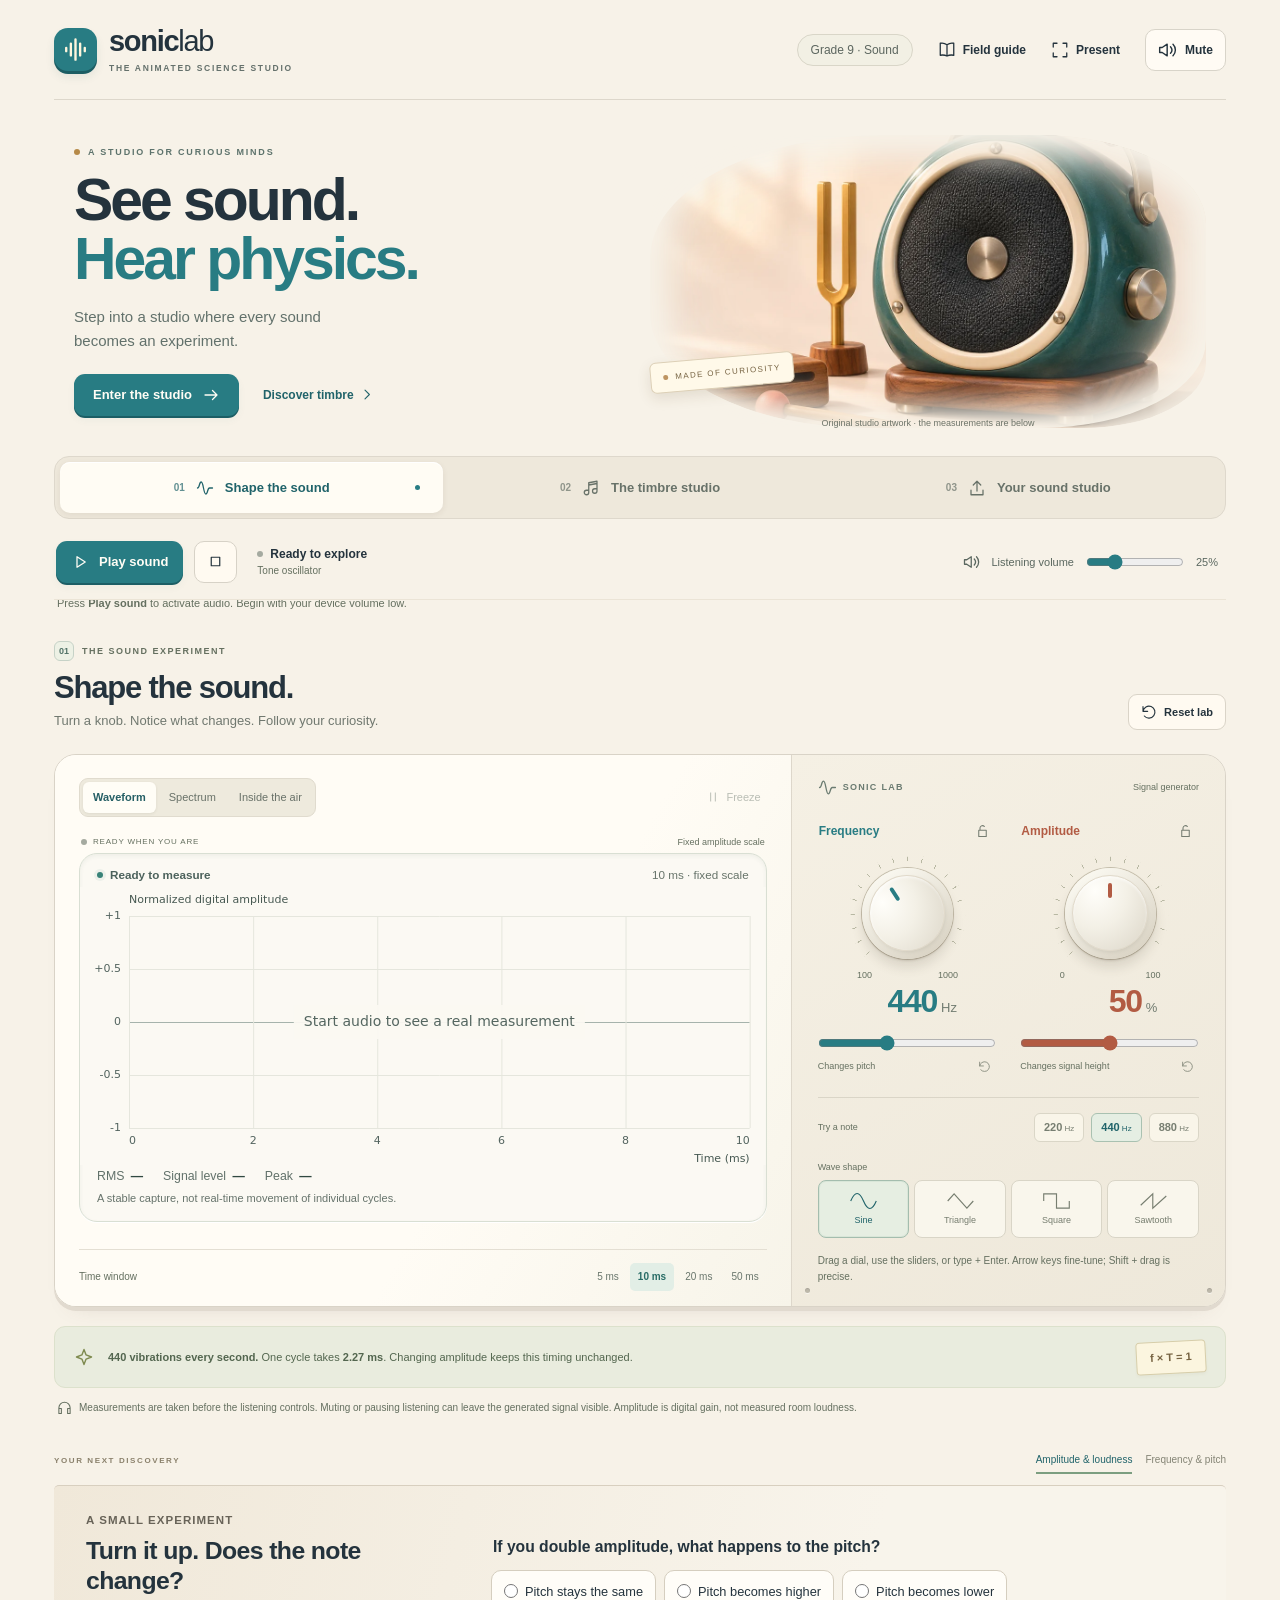
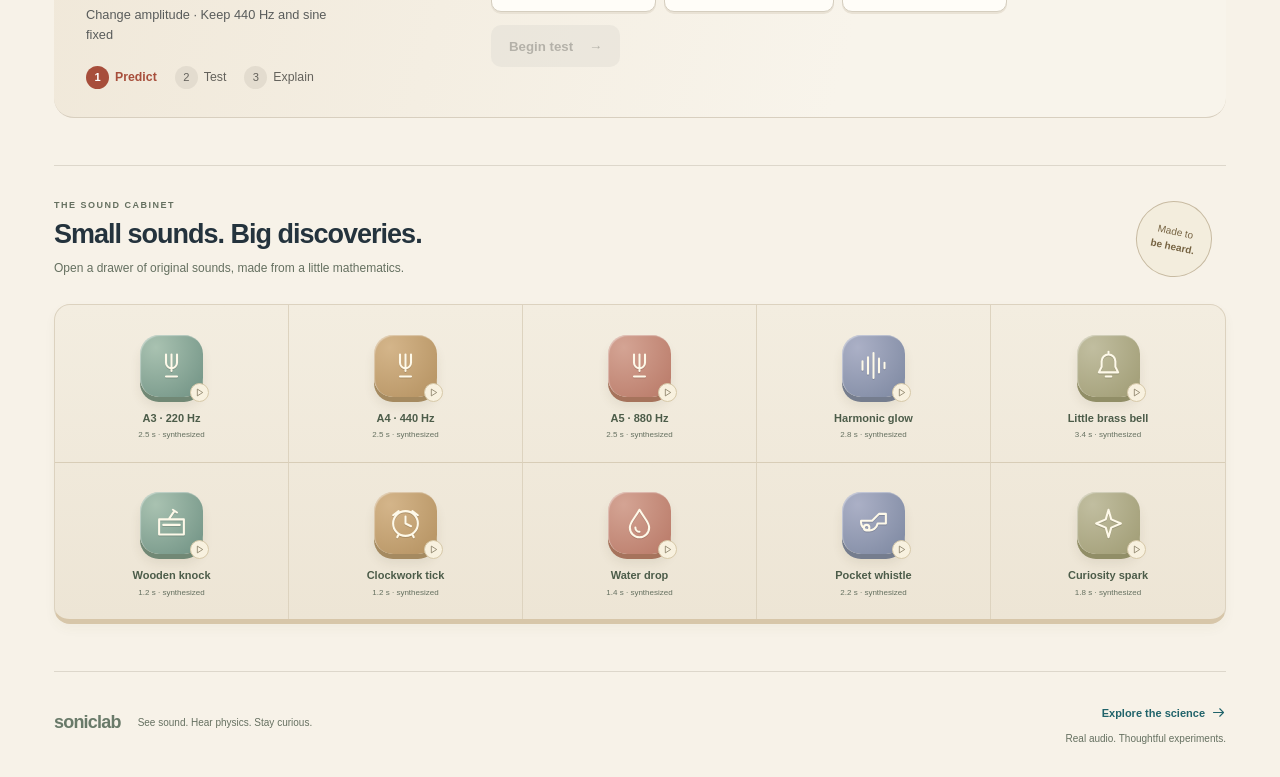
<file: index.html>
<!doctype html>
<html lang="en">
  <head>
    <meta charset="UTF-8" />
    <meta name="viewport" content="width=device-width, initial-scale=1.0" />
    <meta name="theme-color" content="#F7F2E8" />
    <meta
      name="description"
      content="See sound. Hear physics. A warm, hands-on Grade 9 sound studio with real audio, measured waveforms, and playful experiments."
    />
    <title>Sonic Lab — See Sound. Hear Physics.</title>
    <link rel="icon" href="./favicon.svg" type="image/svg+xml" />
    <script type="module" crossorigin src="./assets/app-BGIwB-AX.js"></script>
    <link rel="modulepreload" crossorigin href="./assets/engine-CMvg0noZ.js">
    <link rel="stylesheet" crossorigin href="./assets/app-M7w9YlE_.css">
  </head>
  <body>
    <div id="root"></div>
  </body>
</html>
</file>
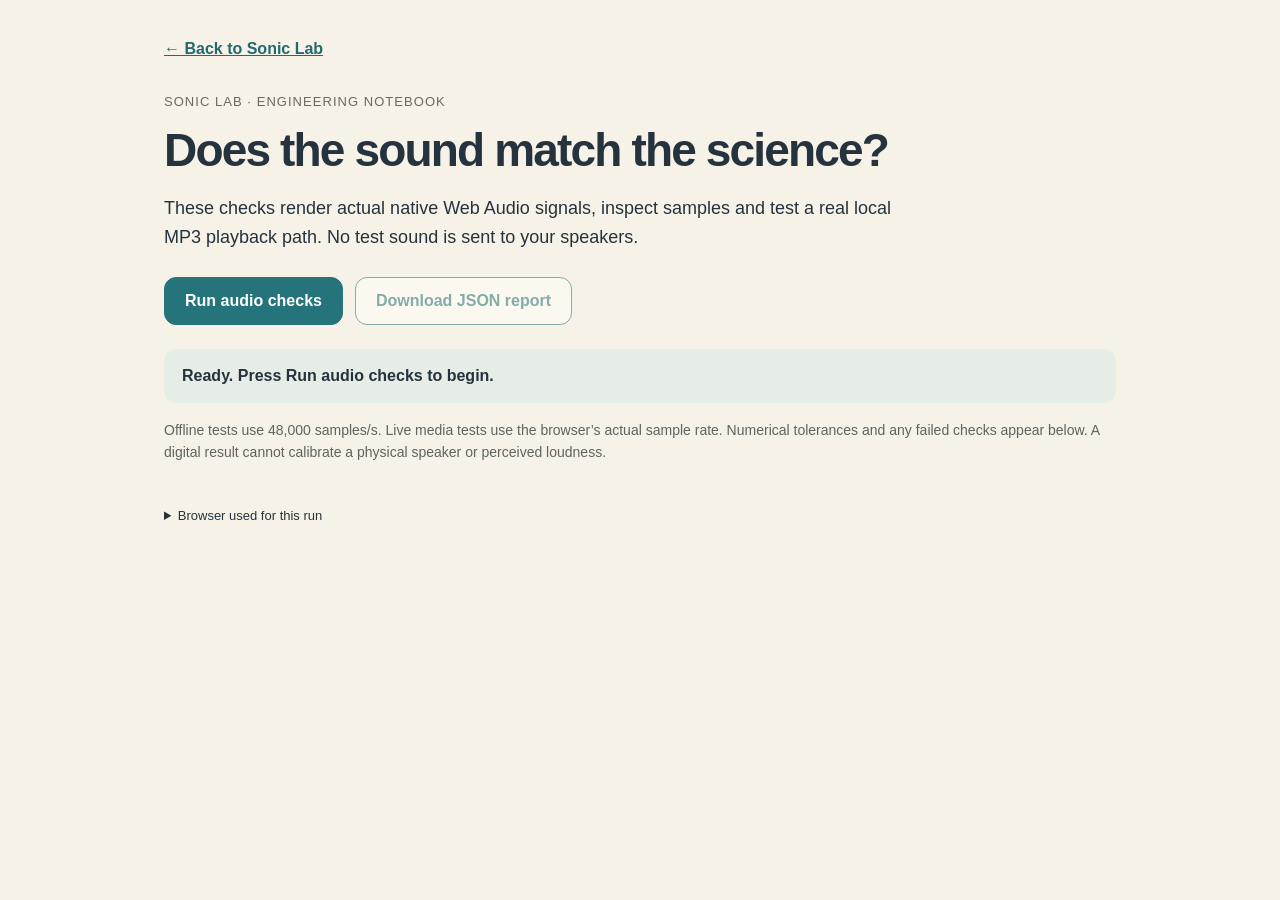
<file: diagnostics.html>
<!doctype html>
<html lang="en">
  <head>
    <meta charset="UTF-8" />
    <meta name="viewport" content="width=device-width, initial-scale=1.0" />
    <meta name="robots" content="noindex" />
    <title>Sonic Lab · Digital Audio Checks</title>
    <script type="module" crossorigin src="./assets/diagnostics-DLQzR8Wt.js"></script>
    <link rel="modulepreload" crossorigin href="./assets/engine-CMvg0noZ.js">
  </head>
  <body>
    <div id="diagnostics-root"></div>
  </body>
</html>
</file>
<file: assets/app-M7w9YlE_.css>
.investigation{--edu-accent: #287c83;display:grid;grid-template-columns:minmax(220px,.8fr) minmax(0,1.5fr);gap:30px;padding:28px 32px;border-top:1px solid #d8cfbf;border-bottom:1px solid #d8cfbf;background:linear-gradient(105deg,#f0e8d9,#f8f4eb 68%);border-radius:5px 5px 20px 20px;color:#24333d}.investigation.edu-amplitude{--edu-accent: #a74e3b}.investigation.edu-timbre{--edu-accent: #82601e}.edu-eyebrow{display:block;font-size:.72rem;font-weight:750;letter-spacing:.09em;text-transform:uppercase;color:#686358}.investigation h3{font-size:clamp(1.2rem,2vw,1.55rem);font-weight:700;line-height:1.2;margin:10px 0 9px;letter-spacing:-.025em;max-width:28ch}.investigation-intro>p{font-size:.8rem;color:#595c5b;margin:0;line-height:1.55;max-width:36ch}.investigation-steps{list-style:none;display:flex;gap:18px;padding:0;margin:21px 0 0;font-size:.77rem;line-height:1.3;color:#64625c;flex-wrap:wrap}.investigation-steps li{display:flex;align-items:center;gap:6px}.investigation-steps li>span{width:23px;height:23px;display:grid;place-items:center;background:#e3dccf;border-radius:50%;font-size:.7rem}.investigation-steps li.current{color:var(--edu-accent);font-weight:750}.investigation-steps li.current>span{color:#fff;background:var(--edu-accent)}.investigation-work{display:flex;flex-direction:column;justify-content:center;align-items:flex-start;min-width:0;gap:13px}.prediction-fieldset{border:0;padding:0;margin:0;width:100%;min-width:0}.prediction-fieldset legend{font-size:.98rem;font-weight:650;line-height:1.45;margin:0 0 12px}.prediction-options{display:flex;flex-wrap:wrap;gap:8px}.prediction-options label{display:flex;align-items:center;gap:7px;font-size:.8rem;padding:10px 12px;min-height:42px;line-height:1.35;border:1px solid #d5cebf;background:#fffdf8;border-radius:10px;cursor:pointer;box-shadow:0 2px #e9e2d5}.prediction-options label.selected{border-color:var(--edu-accent);box-shadow:0 0 0 1px var(--edu-accent)}.prediction-options input{margin:0;accent-color:var(--edu-accent);flex-shrink:0;width:14px;height:14px}.edu-primary{display:inline-flex;align-items:center;justify-content:center;gap:16px;background:var(--edu-accent, #287c83);color:#fff;border:1px solid transparent;border-radius:10px;padding:11px 17px;min-height:42px;font:inherit;font-size:.83rem;font-weight:650;cursor:pointer;box-shadow:inset 0 1px #ffffff26,0 2px 3px #24333d0c;transition:filter .15s,transform .15s}.edu-primary:hover:not(:disabled){filter:brightness(.94)}.edu-primary:active:not(:disabled){transform:translateY(1px)}.edu-primary:disabled{background:#e0ddd4;color:#676762;box-shadow:none;cursor:not-allowed}.edu-text-button{display:inline-flex;align-items:center;justify-content:center;min-height:42px;padding:8px 3px;border:0;background:transparent;font:inherit;font-size:.8rem;font-weight:650;cursor:pointer;color:#285c61;text-decoration:underline;text-decoration-color:transparent;text-underline-offset:3px}.edu-text-button:hover{text-decoration-color:currentColor}.edu-text-button:disabled{opacity:.5;cursor:not-allowed}.investigation button:focus-visible,.investigation input:focus-visible,.science-guide button:focus-visible,.science-guide summary:focus-visible,.science-guide a:focus-visible{outline:3px solid #287c83;outline-offset:4px}.prediction-options label:focus-within{outline:2px solid var(--edu-accent);outline-offset:3px}.committed-prediction{font-size:.8rem;line-height:1.5;color:#66645f;margin:0}.committed-prediction strong{color:#24333d;font-weight:600}.experiment-status{font-size:.94rem;line-height:1.5;margin:0;min-height:2.7em}.experiment-status.invalid{color:#9e422e}.investigation-actions{display:flex;gap:16px;align-items:center;flex-wrap:wrap}.investigation-observed{font-size:.77rem;color:var(--edu-accent);font-weight:700;margin:0}.investigation-explanation{font-size:.88rem;line-height:1.6;margin:0}.listening-evidence{display:flex;gap:18px;margin:0;font-size:.78rem;font-weight:650;color:#39684d}.science-guide{padding:0;border:1px solid #ded6c8;border-radius:23px;width:min(850px,calc(100vw - 32px));max-height:88vh;color:#24333d;background:#fcf9f2;box-shadow:0 28px 100px #24333d38;overflow:auto}.science-guide::backdrop{background:#24333d70;backdrop-filter:blur(5px)}.science-guide-inner{position:relative}.guide-heading{display:flex;gap:20px;justify-content:space-between;align-items:flex-start;padding:30px 32px 22px;background:linear-gradient(135deg,#eee4d2,#faf5e9)}.guide-heading h2{font-size:clamp(1.6rem,4vw,2rem);line-height:1.14;letter-spacing:-.035em;margin:9px 0;max-width:21ch}.guide-heading p{font-size:.85rem;line-height:1.5;color:#62645e;margin:0;max-width:48ch}.guide-close{display:grid;place-items:center;border:1px solid #d5cbb9;border-radius:50%;background:#fffaf0;width:43px;height:43px;flex-shrink:0;font-family:inherit;font-size:1.7rem;font-weight:400;color:#24333d;cursor:pointer;line-height:1}.guide-navigation{display:flex;gap:7px;padding:16px 32px;border-bottom:1px solid #e2dbcd;background:#fcf9f2;position:sticky;top:0;z-index:1;flex-wrap:wrap}.guide-navigation button{border:1px solid transparent;padding:10px 13px;min-height:42px;border-radius:9px;font:inherit;font-size:.79rem;font-weight:650;color:#5c645f;background:transparent;cursor:pointer;line-height:1.3}.guide-navigation button[aria-pressed=true]{background:#e4eeea;color:#23646a;border-color:#c5d8d2}.guide-content{padding:8px 32px 24px}.guide-topic{border-bottom:1px solid #e1d9ca}.guide-topic summary{cursor:pointer;padding:19px 0;font-size:.98rem;font-weight:650;display:flex;justify-content:space-between;align-items:center;gap:20px;list-style:none;line-height:1.4}.guide-topic summary::-webkit-details-marker{display:none}.guide-topic summary>span{font-size:1.25rem;font-weight:400;color:#287c83;flex-shrink:0}.guide-topic[open] summary>span{transform:rotate(45deg)}.guide-topic-body{padding:0 0 20px;max-width:68ch}.guide-topic-body p{font-size:.89rem;line-height:1.75;margin:0 0 13px}.guide-topic-body strong{font-weight:650}.guide-formula{font-size:1.05rem;line-height:1.6;padding:13px 17px;border-left:3px solid #b78832;background:#f2ebdc;margin:12px 0 17px;border-radius:0 7px 7px 0;font-variant-numeric:tabular-nums;font-weight:650}.guide-formula span{display:block;font-size:.8rem;color:#626257;font-weight:400;margin-top:4px}.guide-source{display:inline-flex;align-items:center;gap:6px;font-size:.75rem;color:#286970;text-underline-offset:3px;line-height:1.6}.guide-definitions{margin:0 0 19px}.guide-definitions>div{display:grid;grid-template-columns:140px minmax(0,1fr);gap:15px;padding:10px 0;border-bottom:1px dashed #ddd5c8;font-size:.83rem;line-height:1.5}.guide-definitions dt{font-weight:650}.guide-definitions dd{margin:0;color:#5d625b}.guide-footer{padding:15px 32px 23px;font-size:.72rem;line-height:1.5;color:#6a6c64;display:flex;justify-content:space-between;align-items:center;gap:12px;flex-wrap:wrap;border-top:1px solid #e2dbcd;background:#f4efe4}@media(max-width:700px){.investigation{grid-template-columns:1fr;gap:20px;padding:24px 22px}.investigation-steps{margin-top:15px;gap:24px}.investigation h3{max-width:none}.investigation-intro>p{max-width:none}.prediction-options{flex-direction:column;align-items:stretch}.prediction-options label{min-height:44px}.guide-heading{padding:24px 20px 19px;gap:12px}.guide-navigation{padding:12px 15px;gap:4px}.guide-navigation button{padding:8px 9px;font-size:.75rem}.guide-content{padding:4px 20px 20px}.guide-topic summary{font-size:.93rem}.guide-footer{padding:14px 20px 20px}.guide-definitions>div{grid-template-columns:1fr;gap:4px}.guide-close{width:40px;height:40px}.science-guide{max-height:91vh}}@media(prefers-reduced-motion:reduce){.edu-primary{transition:none}.edu-primary:active:not(:disabled){transform:none}}.recording-shelf{margin-top:28px;padding:23px 0;border-top:1px solid #d9ddce;color:#24333d;min-width:0}.recording-shelf__heading{display:flex;align-items:center;justify-content:space-between;gap:20px;flex-wrap:wrap;margin-bottom:15px}.recording-shelf__heading h3{margin:5px 0 0;font-size:1.35rem}.recording-shelf__heading p{margin:0;color:#626d63;line-height:1.6;font-size:.8rem}.recording-shelf__list{padding:0;margin:0;list-style:none}.recording-shelf__list>li{display:flex;align-items:center;justify-content:space-between;gap:20px;padding:14px 0;border-top:1px solid #e3e4da}.recording-shelf__list>li>div{display:grid;gap:4px;min-width:0}.recording-shelf__list strong{font-size:.92rem;overflow-wrap:anywhere}.recording-shelf__list span{font-size:.77rem;color:#55695e}.recording-shelf__list small{font-size:.7rem;color:#617267;line-height:1.6;overflow-wrap:anywhere}.recording-shelf__list a{color:#2b6f72;text-underline-offset:3px}.recording-shelf__list button{flex:none;min-height:44px}.recording-shelf__message,.recording-shelf__issues{font-size:.78rem;color:#52665b;line-height:1.6}.recording-shelf__error{font-size:.8rem;color:#984e38;background:#f5e9df;border-radius:8px;padding:12px;line-height:1.6}.recording-shelf__issues summary{cursor:pointer;font-weight:600}.recording-shelf__issues ul{padding-left:20px}@media(max-width:500px){.recording-shelf__list>li{align-items:flex-start;flex-direction:column;gap:10px}.recording-shelf__heading{gap:9px}.recording-shelf__list button{align-self:flex-start}}.measurement-plot,.air-model{margin:0;min-width:0;color:#24333d;border:1px solid #d9dfd3;border-radius:18px;background:#fbf9f3;box-shadow:inset 0 2px 4px #314b4010,0 1px #fff;overflow:hidden}.measurement-plot__status{display:flex;align-items:center;gap:7px;padding:13px 17px 4px;color:#4c625c;font-size:.73rem;font-weight:600;line-height:1.4;flex-wrap:wrap}.measurement-dot{width:6px;height:6px;border-radius:50%;background:#398278;flex:none;box-shadow:0 0 0 3px #39827812}.measurement-dot--frozen{background:#ac7a2d;box-shadow:0 0 0 3px #ac7a2d12}.measurement-plot__scale{margin-left:auto;color:#67746a;font-weight:500}.measurement-plot__canvas{height:278px;width:100%;min-width:0;position:relative}.measurement-plot__canvas canvas,.air-model__canvas canvas{display:block;width:100%;height:100%}.measurement-plot__caption{padding:4px 17px 13px}.measurement-readouts{display:flex;flex-wrap:wrap;gap:7px 20px;font-size:.77rem;font-variant-numeric:tabular-nums}.measurement-readouts>span{white-space:nowrap}.measurement-readouts__label{color:#61716a;margin-right:3px;font-weight:500}.measurement-readouts strong{font-weight:650;color:#304941}.measurement-plot__technical{font-size:.69rem;line-height:1.6;color:#66736b;margin:7px 0 0;max-width:100%}.measurement-plot--compact{border-radius:13px}.measurement-plot--compact .measurement-plot__canvas{height:178px}.measurement-plot--compact .measurement-plot__status{padding:10px 12px 2px;font-size:.68rem}.measurement-plot--compact .measurement-plot__caption{padding:4px 12px 10px}.measurement-plot--compact .measurement-readouts{font-size:.7rem;gap:5px 10px}.measurement-plot--compact .measurement-plot__technical{font-size:.65rem}.air-model__heading{display:flex;gap:10px;justify-content:space-between;align-items:center;flex-wrap:wrap;padding:14px 18px 0;color:#4b625b;font-size:.75rem;font-variant-numeric:tabular-nums}.air-model__model-label{color:#856226;background:#f0e7cd;padding:4px 8px;border-radius:5px;font-weight:650}.air-model__canvas{height:290px;width:100%;min-width:0}.air-model figcaption{padding:0 18px 16px}.air-model__legend{display:flex;gap:8px 22px;flex-wrap:wrap;margin:8px 0 15px;font-size:.73rem;color:#4c625a}.air-model__legend>span{display:inline-flex;gap:6px;align-items:center}.air-model__legend-dot{height:9px;width:9px;border-radius:50%;display:inline-block}.air-model__legend-dot--compression{background:#43877e;box-shadow:-3px 0 #43877e50,3px 0 #43877e50;margin:0 3px}.air-model__legend-dot--rarefaction{background:#c8a768;box-shadow:-5px 0 #c8a76840,5px 0 #c8a76840;margin:0 5px}.air-model__controls{display:flex;align-items:center;justify-content:space-between;gap:10px;flex-wrap:wrap;padding-top:12px;border-top:1px solid #dde1d5}.air-model__controls strong{font-size:.74rem;font-weight:650;color:#4f6156}.air-model__controls>div{display:flex;gap:6px;flex-wrap:wrap}.air-model__controls button{border:1px solid #cbd5c6;border-radius:7px;background:#f4f5ec;padding:8px 10px;min-height:36px;line-height:1.3;color:#3d5e52;font:inherit;font-size:.72rem;font-weight:600;cursor:pointer}.air-model__controls button:hover{background:#e8eddf}.air-model__controls button:focus-visible,.air-model__science summary:focus-visible{outline:3px solid #287c8380;outline-offset:3px}.air-model__explanation,.air-model__science p{font-size:.76rem;line-height:1.65;color:#5c6b61;margin:10px 0 0}.air-model__science{margin-top:10px}.air-model__science summary{font-size:.75rem;font-weight:600;color:#39645b;cursor:pointer;min-height:24px}.visual-sr-only{position:absolute!important;width:1px!important;height:1px!important;padding:0!important;margin:-1px!important;overflow:hidden!important;clip:rect(0,0,0,0)!important;white-space:nowrap!important;border:0!important}@media(max-width:600px){.measurement-plot__canvas{height:245px}.measurement-plot__status{padding:12px 12px 3px;font-size:.68rem}.measurement-plot__caption{padding:4px 12px 12px}.measurement-readouts{gap:7px 12px;font-size:.73rem}.air-model__canvas{height:285px}.air-model__controls button{min-height:44px}.air-model figcaption{padding:0 12px 13px}.air-model__heading{padding:12px 12px 0;font-size:.71rem}.air-model__controls>div{width:100%}.air-model__controls button{flex:1}}@media(prefers-reduced-motion:reduce){.measurement-dot{animation:none}}@media(min-width:700px){.presentation .air-model__canvas{height:clamp(340px,43vh,550px)}}:root{font-family:Inter,Avenir Next,Segoe UI,Arial,sans-serif;color:#24333d;background:#f7f2e8;font-synthesis:none;text-rendering:optimizeLegibility;-webkit-font-smoothing:antialiased;font-weight:400;--ink: #24333d;--muted: #69716d;--teal: #287c83;--teal-dark: #20636a;--coral: #b25b43;--paper: #fffcf5;--line: #ddd7cb;--radius: 24px}*{box-sizing:border-box}body{margin:0}button,input,select{font:inherit}button,a,input,select{-webkit-tap-highlight-color:transparent}button{cursor:pointer;color:inherit}button{border:0;background:none}button:disabled{opacity:.45;cursor:not-allowed}a{color:inherit}button,input,select{touch-action:manipulation}button,input,select,a{outline-offset:4px}button:focus-visible,input:focus-visible,select:focus-visible,a:focus-visible,[role=slider]:focus-visible{outline:3px solid #a95a38}input[type=range]{accent-color:var(--teal);cursor:pointer;min-width:0}input:disabled{cursor:not-allowed}button svg{flex-shrink:0}h1,h2,h3,p,figure{margin:0}h1,h2,h3{font-family:Avenir Next,Trebuchet MS,Segoe UI,sans-serif}button,a,input,select{transition:background-color .15s,color .15s,box-shadow .15s,transform .15s}button:active:not(:disabled){transform:translateY(1px)}.visually-hidden{position:absolute!important;width:1px!important;height:1px!important;overflow:hidden!important;clip:rect(0,0,0,0)!important;white-space:nowrap!important;margin:-1px!important;padding:0!important;border:0!important}.skip-link{position:fixed;z-index:100;left:16px;top:-70px;padding:14px 24px;border-radius:12px;background:var(--teal);color:#fff}.skip-link:focus{top:16px}.app-shell{max-width:1600px;margin:0 auto;padding:0 54px}.site-header{height:100px;display:flex;align-items:center;justify-content:space-between;gap:24px;border-bottom:1px solid var(--line)}.brand{display:flex;align-items:center;gap:12px;text-decoration:none;font-size:29px;line-height:1;font-weight:760;letter-spacing:-1.3px}.brand-light{font-weight:400}.brand small{display:block;margin-top:8px;font-size:8.5px;letter-spacing:1.7px;font-weight:650;color:#65716c}.brand-mark{height:43px;width:43px;padding:8px;border-radius:14px;background:var(--teal);color:#fff6dd;box-shadow:0 3px #1c5d63,0 6px 10px #22575b17}.brand-mark svg{width:100%;height:100%}.header-right{display:flex;gap:25px;align-items:center}.grade-badge{font-size:12px;color:#5c665f;padding:8px 13px;border-radius:100px;border:1px solid #d9d6c8;background:#f2f0e4}.guide-button,.presentation-button,.header-mute{display:flex;align-items:center;gap:7px;font-size:12px;font-weight:650;padding:10px 0}.header-mute{min-width:67px;justify-content:center;border:1px solid #d8d4c9;border-radius:10px;padding:10px 12px;background:#fffbf4}.header-mute.muted{background:#fae3d8;color:#873c2a;border-color:#d4a08d}.presentation-button.active{color:var(--coral)}.intro{display:grid;grid-template-columns:1fr 1fr;align-items:center;gap:20px;max-width:1260px;margin:0 auto;padding:35px 20px 28px;min-height:326px}.intro-copy{z-index:1}.intro-kicker{font-size:9px;font-weight:750;color:#5d736c;letter-spacing:1.8px;display:flex;align-items:center;gap:8px;margin-bottom:14px}.intro-kicker>span{height:6px;width:6px;background:#b68a48;border-radius:50%}.intro h1{font-size:clamp(45px,4.6vw,68px);line-height:.99;letter-spacing:-3px;font-weight:700}.intro h1>span{color:var(--teal)}.intro p{font-size:15px;line-height:1.6;color:#62716b;margin-top:17px}.intro-actions{display:flex;align-items:center;gap:24px;margin-top:21px}.primary-button{display:inline-flex;align-items:center;justify-content:center;gap:10px;min-height:42px;border-radius:11px;background:var(--teal);color:#fffdf5;padding:12px 19px;font-size:13px;font-weight:650;box-shadow:0 2px #1c5e65,0 4px 8px #3060680c}.primary-button:hover{background:#216b72}.text-button{display:inline-flex;align-items:center;gap:6px;font-size:12px;font-weight:650;padding:5px 0;color:var(--teal-dark)}.text-button:hover{color:#154c51}.intro-art{height:293px;position:relative;align-self:center;isolation:isolate}.intro-art img{height:100%;width:100%;object-fit:cover;object-position:center 62%;border-radius:42% 30% 22% 39%;mask-image:radial-gradient(ellipse at 52% 49%,#000 50%,#000a 69%,transparent 87%)}.intro-art:after{content:"";position:absolute;inset:0;border-radius:30%;box-shadow:inset 0 0 30px 20px #f7f2e8;pointer-events:none}.intro-art figcaption{position:absolute;bottom:0;left:50%;transform:translate(-50%);white-space:nowrap;font-size:9px;color:#6c7368;z-index:2}.art-tag{position:absolute;bottom:40px;left:0;display:flex;align-items:center;gap:7px;font-size:8px;letter-spacing:1.4px;color:#716652;padding:10px 12px;border:1px solid #ddd0b7;border-radius:6px;transform:rotate(-5deg);background:#fff9e9;box-shadow:0 5px 14px #553d2220;z-index:3}.art-tag>span{width:5px;height:5px;background:#bd9461;border-radius:100%}.studio{scroll-margin-top:10px}.lab-navigation{display:grid;grid-template-columns:repeat(3,1fr);border:1px solid #ded8cc;background:#eee8db;padding:5px;border-radius:15px;gap:5px}.lab-navigation>button{min-height:51px;display:flex;align-items:center;justify-content:center;gap:11px;font-size:13px;font-weight:650;border-radius:10px;position:relative;color:#687269}.lab-navigation>button.active{color:var(--teal-dark);background:#fffcf4;box-shadow:0 2px 6px #4a352014,inset 0 1px #fff}.lab-navigation>button:hover:not(.active){background:#f6f1e6}.nav-number{font-size:10px;font-weight:600;opacity:.7}.nav-indicator{height:5px;width:5px;border-radius:50%;background:transparent;position:absolute;right:23px}.lab-navigation .active .nav-indicator{background:var(--teal)}.listening-bar{display:flex;align-items:center;justify-content:space-between;gap:20px;padding:18px 2px 13px;min-height:81px}.main-playback{display:flex;align-items:center;gap:11px;min-width:0}.play-main{min-width:127px;padding:11px 15px}.stop-button{display:flex;justify-content:center;align-items:center;background:#fffaf1;border:1px solid #d7d2c7;border-radius:10px;min-height:42px;min-width:43px}.source-status{padding-left:9px;min-width:0;max-width:370px}.source-status strong{font-size:12px;display:flex;align-items:center;gap:7px;font-weight:600}.source-status>span{display:block;font-size:10px;color:#747a71;margin-top:4px;text-overflow:ellipsis;overflow:hidden;white-space:nowrap}.status-dot{width:6px;height:6px;display:inline-block;background:#a5aaa0;border-radius:100%;flex-shrink:0}.status-dot.active{background:#548a6b;box-shadow:0 0 0 3px #548a6b14}.listening-volume{display:flex;align-items:center;gap:10px;font-size:11px;color:#5a675f}.listening-volume input{width:98px;height:16px}.listening-volume output{font-size:11px;width:28px;font-variant-numeric:tabular-nums}.activation-note{font-size:11px;color:#657067;margin:-3px 0 11px 3px}.error-banner,.status-banner{display:flex;align-items:center;justify-content:space-between;gap:14px;font-size:13px;line-height:1.5;background:#fbe5d9;border:1px solid #e1b29a;color:#823f2c;padding:13px 17px;border-radius:10px;margin:10px 0}.status-banner{background:#f0ecdb;color:#655d3c;border-color:#d4caa6}.lab-content{min-width:0}.laboratory{padding:17px 0 0}.lab-heading{display:flex;align-items:flex-end;justify-content:space-between;margin:4px 0 22px;gap:24px}.eyebrow{font-size:9px;font-weight:750;letter-spacing:1.5px;color:#768075;display:flex;gap:8px;align-items:center}.lab-number{display:inline-flex;justify-content:center;align-items:center;border:1px solid #c6d2c7;color:#527368;font-size:9px;letter-spacing:0;width:20px;height:20px;border-radius:6px;background:#edf1e5}.lab-heading h2{font-size:31px;line-height:1.2;letter-spacing:-1.2px;margin-top:8px;font-weight:650}.lab-heading p{font-size:13px;line-height:1.6;color:#70786f;margin-top:5px}.subtle-button{display:inline-flex;justify-content:center;align-items:center;gap:7px;font-size:11px;font-weight:600;padding:9px 12px;min-height:36px;border:1px solid #dad4c8;background:#fffaf1;border-radius:9px}.subtle-button:hover{background:#efeadd}.reset-lab{flex-shrink:0;margin-bottom:2px}.icon-button{display:inline-flex;align-items:center;justify-content:center;min-width:32px;min-height:32px;padding:6px;border-radius:8px}.icon-button:hover{background:#eae5d9}.workbench{display:grid;grid-template-columns:minmax(0,1.7fr) minmax(335px,1fr);border:1px solid #d9d3c7;border-radius:22px;box-shadow:0 4px #e1dacf,0 14px 25px -20px #5e473c45;background:linear-gradient(120deg,#fffdf6,#f1ede2);overflow:hidden}.scope-workspace{padding:23px 24px 15px;min-width:0;background:linear-gradient(120deg,#fffcf5 60%,#f7f4e9);border-right:1px solid #ddd7cb;display:flex;flex-direction:column}.scope-toolbar{display:flex;align-items:center;justify-content:space-between;gap:10px;margin-bottom:20px}.segmented{display:inline-flex;align-items:center;border:1px solid #e0dbce;border-radius:9px;padding:3px;gap:3px;background:#eeeadd;max-width:100%}.segmented button{font-size:11px;padding:7px 10px;border-radius:6px;white-space:nowrap;color:#687168;line-height:1.1;min-height:31px}.segmented button.selected{background:#fffdf6;color:#255f65;box-shadow:0 1px 3px #4b433519;font-weight:650}.segmented button:hover:not(.selected){background:#e6e4d8}.freeze-button{display:flex;align-items:center;gap:6px;min-height:34px;font-size:11px;color:#67746a;white-space:nowrap}.freeze-button.is-frozen{color:#a35f35}.signal-caption{display:flex;justify-content:space-between;gap:10px;font-size:9px;color:#798176;margin:0 2px 6px}.signal-caption>span:first-child{display:flex;align-items:center;gap:6px;font-size:8px;letter-spacing:.8px}.scope-bottom{display:flex;align-items:center;justify-content:space-between;gap:10px;font-size:10px;color:#758074;padding-top:13px;border-top:1px solid #e4dfd3;margin-top:auto}.time-options{display:flex;gap:3px}.time-options button{padding:5px 8px;font-size:10px;border-radius:5px;min-height:28px;color:#69766c}.time-options button.selected{background:#e2eee6;color:#286c66;font-weight:650}.instrument-controls{padding:23px 26px 21px;position:relative;background:linear-gradient(150deg,#f5f0e4,#eee8da);min-width:0}.instrument-controls:after,.instrument-controls:before{content:"";position:absolute;width:5px;height:5px;border-radius:50%;background:#bdb8aa;box-shadow:inset 0 1px 1px #514c4b32,0 1px #fff8;bottom:13px}.instrument-controls:before{left:13px}.instrument-controls:after{right:13px}.instrument-label{display:flex;align-items:center;justify-content:space-between;gap:10px;font-size:9px;color:#8b8c80;margin-bottom:21px}.etched-logo{display:flex;align-items:center;gap:6px;font-size:9px;letter-spacing:1.3px;color:#6b7b71;font-weight:650}.knob-pair{display:grid;grid-template-columns:1fr 1fr;gap:24px}.control-module{--control-color: var(--teal);min-width:0}.control-module.coral{--control-color: var(--coral)}.control-heading{display:flex;align-items:center;justify-content:space-between;font-size:12px;font-weight:650;color:var(--control-color);padding:0 0 4px 1px}.lock-button{min-width:27px;min-height:27px;color:#767d72}.is-locked .lock-button{color:var(--control-color);background:#d9ded029}.dial-surround{width:128px;height:131px;position:relative;margin:0 auto}.dial-ticks{position:absolute;inset:5px;border-radius:100%;background:repeating-conic-gradient(from 225deg,#b8b8a3 0deg 1deg,transparent 1deg 15deg);mask:radial-gradient(transparent 62%,#000 63% 67%,transparent 68%),conic-gradient(from 135deg,transparent 0 90deg,#000 90deg 360deg);mask-composite:intersect}.dial{position:absolute;width:91px;height:91px;left:19px;top:19px;border-radius:50%;touch-action:none;cursor:ns-resize;box-shadow:0 9px 11px #564d3d24,0 2px 2px #74655030,0 0 0 1px #a9a18a99;z-index:1;background:linear-gradient(145deg,#fffef7,#d5cebe);display:flex;align-items:center;justify-content:center}.dial-face{position:relative;display:block;width:76px;height:76px;border-radius:50%;background:radial-gradient(ellipse at 30% 20%,#fffefa,#f3f0e6 44%,#dbd5c7);border:1px solid #e1dacb;box-shadow:inset 0 2px 3px #fff9,0 2px 3px #827c6c20;transform:rotate(var(--angle))}.dial-pointer{width:4px;height:15px;border-radius:4px;background:var(--control-color);position:absolute;left:calc(50% - 2px);top:7px;box-shadow:0 1px #fff9}.dial-min,.dial-max{position:absolute;bottom:0;font-size:8px;color:#898c7f}.dial-min{left:14px}.dial-max{right:13px}.is-locked .dial{cursor:not-allowed}.is-locked .dial:after{content:"";inset:0;position:absolute;border-radius:50%;background:#e7e7dc35}.numeric-readout{display:flex;align-items:baseline;justify-content:center;gap:4px;margin:3px 0}.numeric-readout input{color:var(--control-color);font-size:32px;font-weight:650;font-variant-numeric:tabular-nums;text-align:right;width:80px;padding:0;border:0;border-bottom:1px solid transparent;background:transparent;appearance:textfield;letter-spacing:-1.3px}.numeric-readout input:hover,.numeric-readout input:focus{border-color:#c6c3b4}.numeric-readout input::-webkit-outer-spin-button,.numeric-readout input::-webkit-inner-spin-button{appearance:none;margin:0}.numeric-readout>span{font-size:13px;font-weight:500;color:#707b70}.control-slider{width:100%;height:14px;margin:12px 0 5px;accent-color:var(--control-color)!important}.control-foot{display:flex;align-items:center;justify-content:space-between;gap:4px;font-size:8px;color:#858b7d;white-space:nowrap}.control-foot .text-button{color:#8a8e80;min-width:23px;justify-content:center}.preset-row{display:flex;align-items:center;gap:7px;margin:19px 0 20px;border-top:1px solid #dad5c7;padding-top:15px}.preset-row>span{font-size:9px;color:#818779;margin-right:auto}.preset-row button{border:1px solid #dad6c7;background:#f9f5e9;border-radius:6px;font-size:11px;font-weight:650;padding:6px 9px;min-height:29px;color:#777e71}.preset-row button small{font-weight:400;font-size:8px}.preset-row button.active{border-color:#a9c1b1;color:var(--teal-dark);background:#e5eee3}.field-label{display:block;font-size:9px;color:#7b8376;margin-bottom:8px}.waveform-options{display:grid;grid-template-columns:repeat(4,1fr);gap:5px}.waveform-options button{display:flex;flex-direction:column;align-items:center;justify-content:center;gap:5px;border:1px solid #d9d5c7;background:#f9f6ec;border-radius:8px;padding:9px 3px;font-size:9px;min-height:58px;color:#777e70}.waveform-options button svg{width:27px;height:18px}.waveform-options button.active{color:var(--teal-dark);border-color:#a4bdae;background:#e6eee2;box-shadow:inset 0 0 0 1px #a3c0af33}.knob-hint{font-size:9px;color:#84897c;line-height:1.6;margin-top:15px}.observation-strip{display:flex;align-items:center;gap:14px;background:#e9ecde;border:1px solid #dce1cc;border-radius:11px;padding:14px 19px;margin-top:19px;font-size:11px;line-height:1.65;color:#53664f}.observation-icon{color:#7f8b50;display:flex}.observation-strip strong{font-weight:650}.paper-tag{margin-left:auto;flex-shrink:0;border-radius:4px;border:1px solid #d7ceaa;box-shadow:0 2px 3px #7969440c;background:#fbf5df;transform:rotate(-3deg);padding:7px 13px;color:#8b794d;font-size:11px;font-weight:600;line-height:1.5;white-space:nowrap}.measurement-note{display:flex;align-items:flex-start;gap:7px;line-height:1.6;font-size:10px;color:#858777;margin:12px 3px 0;max-width:1010px}.measurement-note>svg{flex-shrink:0;margin-top:1px}.investigation-picker{display:flex;align-items:center;justify-content:space-between;gap:15px;margin:31px 0 11px}.investigation-picker>span{font-size:8px;font-weight:750;letter-spacing:1.6px;color:#8a806b}.investigation-picker>div{display:flex;gap:13px}.investigation-picker button{font-size:10px;color:#848475;padding:7px 0;border-bottom:2px solid transparent}.investigation-picker button.active{color:var(--teal-dark);border-bottom-color:#7c9e80}.comparison-toolbar{display:flex;align-items:center;justify-content:space-between;gap:16px;padding:16px 0 23px;border-top:1px solid var(--line)}.common-note{display:flex;align-items:center;gap:11px;font-size:11px;color:#69756c}.timbre-pair{display:grid;grid-template-columns:1fr 1fr;gap:22px}.timbre-channel{--channel: #287c83;background:#fdfaf1;border:1px solid #d9d4c7;border-radius:19px;box-shadow:0 3px #e5ddd1;padding:21px 23px;min-width:0;transition:border-color .2s}.timbre-channel.channel-b{--channel: #b25b43}.timbre-channel.audible{border-color:var(--channel);box-shadow:0 3px #d4dfcf}.channel-header{display:flex;align-items:center;gap:10px}.channel-letter{display:flex;align-items:center;justify-content:center;flex-shrink:0;width:35px;height:39px;border-radius:11px;background:var(--channel);color:#fffae9;font-family:Georgia,serif;font-size:23px;box-shadow:0 2px #0001}.channel-header>div{min-width:0;margin-right:auto}.channel-header h3{font-size:17px;font-weight:650;line-height:1.3;letter-spacing:-.4px}.channel-header>div>span{display:block;font-size:10px;color:#888979;margin-top:4px}.channel-play{display:flex;align-items:center;gap:5px;background:#f3eee2;border:1px solid #d9d3c3;border-radius:9px;padding:8px 10px;font-size:10px;min-height:38px;color:var(--channel)}.channel-play.playing{background:var(--channel);color:#fff;border-color:var(--channel)}.preset-select{display:flex;align-items:center;justify-content:space-between;gap:12px;font-size:10px;color:#828878;margin:19px 0 9px;padding:11px 0;border-top:1px solid #e7e0d2;border-bottom:1px solid #e7e0d2}.preset-select select{border:0;background:#eeeadd;padding:7px 10px;border-radius:7px;font-size:11px;color:#536154;max-width:70%}.channel-plot{margin-top:18px}.harmonic-section{margin-top:16px;padding-top:17px;border-top:1px solid #e5dfd2}.harmonic-heading{display:flex;justify-content:space-between;gap:15px;align-items:center;font-size:11px;color:#6c786a}.harmonic-heading>span{font-size:8px;font-weight:400;color:#8c907f}.harmonic-faders{display:grid;grid-template-columns:repeat(6,1fr);gap:9px;margin-top:18px}.harmonic-fader{display:flex;flex-direction:column;align-items:center;gap:7px;min-width:0}.harmonic-fader input{writing-mode:vertical-lr;direction:rtl;height:94px;width:25px;accent-color:var(--channel);margin:2px 0 5px}.harmonic-fader .fader-value{font-size:12px;color:var(--channel);font-weight:600;font-variant-numeric:tabular-nums}.fader-value small{font-size:8px;font-weight:400;margin-left:1px}.harmonic-fader strong{font-size:9px;color:#65745f}.harmonic-fader>span:last-child{font-size:8px;color:#92917e;white-space:nowrap}.harmonic-fader>span:last-child small{font-size:7px}.normalization-note{display:flex;align-items:center;gap:8px;margin-top:21px;font-size:9px;line-height:1.5;color:#7c8772}.timbre-explanation{display:flex;align-items:center;gap:20px;padding:23px;margin-top:24px;border-radius:13px;background:#eee9d9;border:1px solid #ded6be}.timbre-explanation>svg{flex-shrink:0;color:#9b8544}.timbre-explanation h3{font-size:17px;letter-spacing:-.4px;margin-bottom:6px}.timbre-explanation p{font-size:11px;line-height:1.7;color:#757964;max-width:750px}.timbre-lab .investigation{margin-top:24px}.file-workspace{border:1px solid #d6d5c6;border-radius:22px;background:#fefbf3;overflow:hidden;box-shadow:0 4px #e2ddcf}.file-workspace.is-dragging{outline:3px dashed #599b8b;outline-offset:-9px;background:#e9f1e5}.file-dropzone{display:flex;gap:60px;align-items:center;justify-content:center;min-height:340px;padding:35px}.file-dropzone h3{font-size:32px;letter-spacing:-1px;font-weight:600;margin:14px 0 11px}.file-dropzone p{font-size:13px;color:#798274;margin-bottom:20px;line-height:1.6}.file-dropzone small{display:block;margin-top:16px;font-size:10px;line-height:1.8;color:#949582}.file-illustration{position:relative;width:200px;height:210px;flex-shrink:0}.file-paper{height:167px;width:138px;transform:rotate(-9deg);background:linear-gradient(135deg,#fffcf4,#f0e5ce);border:1px solid #ded1b6;border-radius:8px 24px 9px 8px;box-shadow:0 18px 24px -16px #6653347d,inset 0 1px #fff;display:flex;flex-direction:column;align-items:center;justify-content:center;gap:10px;color:#649284;position:absolute;left:20px;top:15px}.file-paper i{width:67px;height:2px;background:#d3d0b5;display:block}.file-paper i:last-child{width:45px;margin-right:22px}.upload-orb{position:absolute;bottom:20px;right:15px;width:62px;height:62px;border-radius:50%;background:radial-gradient(ellipse at 25% 25%,#74aaa0,#397971);color:#fffae9;display:flex;align-items:center;justify-content:center;box-shadow:0 7px #4b7762,0 15px 18px #466b4324;border:1px solid #94b2a2}.file-information{display:flex;align-items:center;gap:14px;padding:23px 28px;border-bottom:1px solid #e5dfd0;background:#f6f2e6}.file-symbol{padding:9px;color:var(--teal);background:#e2eada;border-radius:11px;display:flex;flex-shrink:0}.file-information>div:not(.file-actions){min-width:0}.file-information h3{font-size:16px;overflow:hidden;text-overflow:ellipsis;white-space:nowrap;line-height:1.4}.file-information>div>span{display:block;font-size:10px;color:#818777;margin-top:4px}.file-actions{margin-left:auto;display:flex;align-items:center;gap:9px;flex-shrink:0}.file-transport{display:flex;gap:12px;align-items:center;padding:23px 28px}.round-play{height:45px;width:45px;display:flex;align-items:center;justify-content:center;border-radius:50%;background:var(--teal);color:#fffcf4;flex-shrink:0;box-shadow:0 3px #1f5e64}.seek-control{flex:1;min-width:0}.seek-control input{width:100%;margin:4px 0 6px}.seek-control>span:last-child{display:flex;justify-content:space-between;font-size:10px;color:#89917e;font-variant-numeric:tabular-nums}.file-scope-toolbar{padding:0 30px;margin:2px 0 10px}.file-plot{padding:0 28px}.file-workspace>.scope-bottom{margin:16px 28px 15px}.file-loading,.file-error{min-height:300px;display:flex;flex-direction:column;align-items:center;justify-content:center;gap:15px;text-align:center;padding:30px;color:#77866c;font-size:15px;line-height:1.6}.file-loading small{font-size:11px;max-width:440px}.file-error h3{color:#a15940}.file-error p{max-width:600px;font-size:13px}.loading-ring{width:27px;height:27px;border-radius:50%;border:3px solid #d8e2d4;border-top-color:var(--teal);animation:spin .9s linear infinite}@keyframes spin{to{transform:rotate(360deg)}}.file-exploration{display:grid;grid-template-columns:1.3fr 1fr;gap:60px;padding:35px 25px}.rate-panel h3,.privacy-note h3{font-size:23px;letter-spacing:-.7px;font-weight:600;margin:10px 0}.rate-panel>p,.privacy-note p{font-size:12px;line-height:1.8;color:#7c8471;max-width:480px}.rate-readout{display:flex;gap:12px;align-items:baseline;margin:18px 0 15px}.rate-readout strong{font-size:36px;font-weight:600;color:var(--teal);letter-spacing:-1px;font-variant-numeric:tabular-nums}.rate-readout strong small{font-size:20px;margin-left:3px}.rate-readout>span{font-size:11px;color:#818875}.rate-readout>.text-button{margin-left:auto;font-size:10px}.rate-panel>input{width:100%}.range-labels{display:flex;justify-content:space-between;gap:10px;font-size:10px;color:#89917b;margin:5px 0 12px}.fineprint{font-size:10px!important;line-height:1.7!important;color:#8c907d!important}.privacy-note{border-left:1px solid #dedbcc;padding-left:38px;padding-top:7px}.privacy-icon{display:flex;color:#7f8f57}.privacy-note h3{font-size:21px}.privacy-note p+p{margin-top:12px}.sound-cabinet{margin:47px 0 0;padding-top:34px;border-top:1px solid var(--line)}.cabinet-heading{display:flex;justify-content:space-between;align-items:center;gap:25px;margin-bottom:26px}.cabinet-heading h2{font-size:27px;letter-spacing:-1px;font-weight:600;margin:9px 0}.cabinet-heading p{font-size:12px;line-height:1.65;color:#7c8373}.cabinet-stamp{border:1px solid #c8bba2;color:#9e8b68;width:76px;height:76px;border-radius:100%;display:flex;align-items:center;justify-content:center;flex-direction:column;font-size:10px;line-height:1.5;transform:rotate(12deg);margin-right:14px;background:#f3eddd}.cabinet-shelf{display:grid;grid-template-columns:repeat(5,1fr);gap:0;background:linear-gradient(#f3ede0,#ede5d5);border:1px solid #dcd2bf;border-bottom:5px solid #d7c6a9;border-radius:16px;overflow:hidden;box-shadow:0 5px 12px #62522e0b}.cabinet-item{min-width:0;text-align:center;padding:23px 10px 17px;border-right:1px solid #ddd3bf;position:relative;transition:background .2s;min-height:157px}.cabinet-item:nth-child(5n){border-right:0}.cabinet-item:nth-child(n+6){border-top:1px solid #d8cdb7}.cabinet-item:hover,.cabinet-item.selected{background:#fff8e6}.cabinet-item.selected:after{content:"";position:absolute;height:3px;background:#719a83;left:32%;right:32%;bottom:0}.cabinet-object{width:63px;height:62px;display:flex;align-items:center;justify-content:center;border-radius:19px;margin:0 auto 13px;position:relative;background:radial-gradient(ellipse at 25% 20%,#a9c2b1,#6f9183);color:#fef9e9;box-shadow:0 5px #718875,0 9px 11px #51482d19,inset 1px 1px 1px #ffffff61}.cabinet-object>svg{height:33px;width:33px;filter:drop-shadow(0 1px 0 #0002)}.cabinet-object>i{width:19px;height:19px;border-radius:50%;position:absolute;bottom:-5px;right:-6px;background:#f8f1df;color:#837a61;border:1px solid #d7c9a9;display:flex;align-items:center;justify-content:center}.tint-1 .cabinet-object{background:radial-gradient(ellipse at 25% 20%,#d4b58a,#b49160);box-shadow:0 5px #a58a60,0 9px 11px #51482d19,inset 1px 1px 1px #ffffff61}.tint-2 .cabinet-object{background:radial-gradient(ellipse at 25% 20%,#d4a494,#b87866);box-shadow:0 5px #a6735c,0 9px 11px #51482d19,inset 1px 1px 1px #ffffff61}.tint-3 .cabinet-object{background:radial-gradient(ellipse at 25% 20%,#abb0c6,#7c87a0);box-shadow:0 5px #757d8e,0 9px 11px #51482d19,inset 1px 1px 1px #ffffff61}.tint-4 .cabinet-object{background:radial-gradient(ellipse at 25% 20%,#c1bea0,#9f9b73);box-shadow:0 5px #918e67,0 9px 11px #51482d19,inset 1px 1px 1px #ffffff61}.cabinet-item strong{display:block;font-size:11px;font-weight:600;color:#626f5c;line-height:1.5}.cabinet-item>small{display:block;font-size:8px;color:#8e927b;margin-top:4px}.cabinet-inspector{background:#fdf9ef;border:1px solid #ded6c3;border-radius:15px;padding:22px 26px;margin-top:19px}.cabinet-inspector-top{display:flex;align-items:center;justify-content:space-between;gap:30px;margin-bottom:20px}.cabinet-inspector-top strong{font-size:17px}.cabinet-inspector-top p{font-size:12px;line-height:1.7;color:#7a836e;margin:5px 0}.cabinet-inspector-top small{font-size:9px;color:#8e947d}.cabinet-listen-controls{display:flex;align-items:center;gap:7px;flex-shrink:0}.cabinet-inspector>.scope-toolbar{margin-bottom:8px}.cabinet-inspector .fineprint{margin-top:13px}.site-footer{margin-top:47px;padding:28px 0 33px;border-top:1px solid var(--line);display:flex;align-items:center;justify-content:space-between;gap:24px;color:#959783}.site-footer>div{display:flex;align-items:center;gap:17px;font-size:10px}.footer-brand{font-weight:750;font-size:18px;color:#697a69;letter-spacing:-.8px}.site-footer>div:last-child{flex-direction:column;align-items:flex-end;gap:8px}.site-footer .text-button{font-size:11px}.presentation .intro,.presentation .lab-navigation,.presentation .grade-badge,.presentation .sound-cabinet,.presentation .site-footer,.presentation .lab-heading p,.presentation .investigation-picker,.presentation .investigation,.presentation .learning-investigation,.presentation .observation-strip,.presentation .measurement-note,.presentation .timbre-explanation,.presentation .file-exploration{display:none!important}.presentation{max-width:none;padding:0 30px}.presentation .site-header{height:66px}.presentation .brand small{display:none}.presentation .brand{font-size:24px}.presentation .brand-mark{width:33px;height:33px;padding:5px;border-radius:10px}.presentation .listening-bar{padding:12px 2px}.presentation .lab-heading{margin:0 0 16px;align-items:center}.presentation .lab-heading h2{font-size:27px;margin:0}.presentation .lab-heading .eyebrow{display:none}.presentation .laboratory{padding-top:5px}.presentation .workbench{grid-template-columns:minmax(0,2fr) minmax(360px,1fr)}.presentation .numeric-readout input{font-size:42px;width:100px}.presentation .scope-workspace,.presentation .instrument-controls{padding:20px 26px}.presentation .scope-toolbar .segmented button{font-size:15px}.presentation .measurement-canvas-wrap{height:clamp(300px,48vh,620px)}.presentation .instrument-label{margin-bottom:36px}.presentation .knob-pair{gap:30px}.presentation .dial-surround{transform:scale(1.1);margin:12px auto}.presentation .control-heading{font-size:17px}.presentation .control-foot{font-size:10px}.presentation .preset-row button{font-size:15px}.presentation .waveform-options button{font-size:12px}.presentation .source-status strong,.presentation .listening-volume{font-size:13px}.presentation .file-workspace{max-height:none}.presentation .file-transport{padding:13px 25px}.presentation .file-information{padding:15px 25px}@media(min-width:1500px){.app-shell{padding-left:68px;padding-right:68px}.intro{min-height:360px}.intro-art{height:330px}.intro h1{font-size:74px}.lab-heading h2{font-size:34px}.workbench{grid-template-columns:minmax(0,1.9fr) minmax(380px,1fr)}.instrument-controls{padding:24px 33px}.scope-workspace{padding:25px 31px}.knob-pair{gap:36px}.dial-surround{width:143px;height:142px}.dial{left:26px;top:26px}.control-heading{font-size:13px}}@media(max-width:1100px){.app-shell{padding:0 30px}.site-header{height:86px}.header-right{gap:17px}.grade-badge{display:none}.intro{padding:28px 9px;min-height:300px}.intro h1{font-size:55px}.intro-art{height:275px}.intro-kicker{font-size:8px;letter-spacing:1.4px}.workbench{grid-template-columns:minmax(0,1.4fr) 330px}.instrument-controls{padding:21px 18px}.scope-workspace{padding:21px 17px 15px}.knob-pair{gap:14px}.control-foot{font-size:7px}.scope-toolbar .segmented button{padding:7px 8px;font-size:10px}.signal-caption>span:last-child{display:none}.timbre-channel{padding:19px 17px}.channel-header h3{font-size:15px}.channel-play{padding:7px}.channel-play>span{display:none}.harmonic-heading>span{font-size:7px}.source-status{max-width:260px}.timbre-pair{gap:15px}.file-exploration{gap:35px}.file-dropzone{gap:30px}.file-dropzone h3{font-size:29px}}@media(max-width:850px){.app-shell{padding:0 23px}.intro h1{font-size:49px}.intro{gap:0;padding-left:0;padding-right:0}.intro-copy>p{font-size:13px}.intro-art{height:260px}.intro-actions{gap:13px}.intro-actions .primary-button{font-size:11px;padding:11px 13px}.intro-actions .text-button{font-size:10px}.art-tag{font-size:7px;left:15px;bottom:25px}.intro-art figcaption{font-size:7px}.brand{font-size:26px}.header-right{gap:15px}.header-mute{min-width:40px;padding:9px}.header-mute span{display:none}.listening-volume>span{display:none}.listening-volume input{width:80px}.source-status{max-width:235px}.lab-navigation>button{gap:8px;font-size:11px}.nav-indicator{right:13px}.lab-heading h2{font-size:29px}.workbench{grid-template-columns:1fr}.scope-workspace{border-right:0;border-bottom:1px solid #ddd7cb;padding:20px 24px 15px}.instrument-controls{display:grid;grid-template-columns:1.1fr 1fr;column-gap:30px;padding:20px 27px}.instrument-label{grid-column:1 /-1;margin-bottom:11px}.knob-pair{grid-row:2/5}.preset-row{margin:0 0 16px;padding-top:15px}.knob-hint{margin-top:10px}.waveform-selector{align-self:end;margin-bottom:17px}.control-foot{font-size:8px}.observation-strip{font-size:10px;padding:13px 16px}.paper-tag{font-size:10px}.scope-toolbar .segmented button{font-size:11px;padding:7px 10px}.timbre-pair{gap:12px}.timbre-channel{padding:17px 14px}.channel-header h3{font-size:14px}.channel-letter{height:32px;width:28px;font-size:20px;border-radius:8px}.channel-header{gap:7px}.channel-header .icon-button{min-width:25px;padding:4px}.harmonic-heading{align-items:flex-start;flex-direction:column;gap:5px}.harmonic-faders{gap:4px}.harmonic-fader>span:last-child{font-size:7px}.common-note{flex-direction:column;align-items:flex-start;gap:7px}.comparison-toolbar{gap:8px;padding-bottom:17px}.file-exploration{gap:25px;padding:28px 10px}.privacy-note{padding-left:22px}.cabinet-item{padding-left:4px;padding-right:4px}.cabinet-item strong{font-size:10px}.cabinet-item>small{font-size:7px}.cabinet-heading h2{font-size:25px}.site-footer>div{gap:12px}.presentation .workbench{grid-template-columns:1fr}.presentation .instrument-controls{grid-template-columns:1.1fr 1fr}.presentation .measurement-canvas-wrap{height:310px}}@media(max-width:620px){.app-shell{padding:0 17px}.site-header{height:76px;gap:10px}.brand{font-size:25px;gap:9px}.brand-mark{height:35px;width:35px;border-radius:11px;padding:6px}.brand small{font-size:6px;letter-spacing:1.2px;margin-top:6px}.header-right{gap:7px}.guide-button,.presentation-button{padding:8px;min-height:36px}.guide-button>span,.presentation-button>span{display:none}.header-mute{min-width:36px;min-height:36px;border-radius:9px;padding:7px}.intro{grid-template-columns:1fr;padding:27px 2px 24px;gap:0;min-height:0;position:relative}.intro h1{font-size:55px;letter-spacing:-2.5px}.intro-kicker{font-size:7px;margin-bottom:13px;letter-spacing:1.4px}.intro p{font-size:13px;max-width:225px;line-height:1.6;margin-top:14px}.intro-actions{margin-top:21px;gap:17px;position:relative;z-index:5}.intro-actions .primary-button{font-size:11px;min-height:42px}.intro-actions .text-button{font-size:10px}.intro-art{position:absolute;right:-15px;top:45px;width:53%;height:225px;opacity:.95;z-index:0}.intro-art img{object-position:61% 50%;mask-image:linear-gradient(90deg,transparent,#000 30%);border-radius:15px}.intro-art:after{box-shadow:inset 0 0 28px 16px #f7f2e8}.intro-art figcaption{bottom:0;left:auto;right:15px;transform:none;font-size:6px;white-space:normal;width:110px;text-align:right}.art-tag{display:none}.intro-copy{pointer-events:none}.intro-copy h1{position:relative;z-index:3}.intro-copy .intro-actions{pointer-events:auto}.lab-navigation{gap:3px;padding:4px;border-radius:12px}.lab-navigation>button{font-size:9px;min-height:65px;padding:9px 3px;flex-direction:column;gap:5px;line-height:1.3}.lab-navigation .nav-number{display:none}.lab-navigation .nav-indicator{right:9px;top:10px;width:4px;height:4px}.lab-navigation>button>svg{width:18px;height:18px}.listening-bar{padding:14px 0 12px;flex-wrap:wrap;gap:13px}.main-playback{gap:8px;flex:1;min-width:100%}.play-main{min-width:112px;font-size:11px;min-height:40px}.stop-button{min-height:40px;min-width:37px}.source-status{padding-left:5px;max-width:calc(100vw - 205px)}.source-status strong{font-size:10px}.source-status>span{font-size:8px;max-width:100%}.listening-volume{width:100%;justify-content:flex-end;font-size:10px;gap:8px}.listening-volume>span{display:inline;margin-right:auto}.listening-volume>svg{width:15px;height:15px}.listening-volume input{width:121px;height:15px}.listening-volume output{font-size:10px}.activation-note{font-size:10px;line-height:1.6;margin:0 0 8px}.laboratory{padding-top:13px}.lab-heading{gap:12px;margin:5px 0 18px;align-items:center}.lab-heading h2{font-size:26px;letter-spacing:-1px;margin-top:7px}.lab-heading p{font-size:11px;max-width:250px}.eyebrow{font-size:7px;letter-spacing:1.1px}.lab-number{width:18px;height:18px;font-size:8px}.reset-lab{font-size:0;padding:9px;min-height:33px;gap:0;align-self:center}.reset-lab svg{width:16px;height:16px}.workbench{border-radius:17px}.scope-workspace{padding:15px 12px 13px}.scope-toolbar{gap:6px;margin-bottom:16px}.scope-toolbar .segmented{gap:1px;padding:2px;border-radius:7px}.scope-toolbar .segmented button{font-size:9px;padding:7px;min-height:30px}.freeze-button{font-size:9px;gap:3px;min-height:34px;padding:0 2px}.freeze-button>svg{width:12px}.signal-caption{margin:0 2px 4px}.signal-caption>span:first-child{font-size:7px}.scope-bottom{font-size:9px;gap:6px;padding-top:11px}.time-options{gap:0}.time-options button{font-size:9px;padding:6px 8px;min-height:32px}.instrument-controls{display:block;padding:18px 21px}.instrument-label{font-size:8px;margin-bottom:14px}.etched-logo{font-size:8px}.knob-pair{gap:26px}.control-heading{font-size:12px}.dial-surround{width:128px;height:129px}.dial{width:91px;height:91px;top:19px;left:19px}.numeric-readout input{font-size:34px}.control-slider{height:20px;margin-top:10px}.control-foot{font-size:8px}.control-foot .text-button{min-height:30px}.preset-row{margin:14px 0 17px;padding-top:14px}.preset-row>span{font-size:10px}.preset-row button{font-size:12px;min-height:33px;padding:7px 11px}.waveform-selector{margin-bottom:5px}.field-label{font-size:10px}.waveform-options{gap:7px}.waveform-options button{min-height:59px;font-size:10px}.knob-hint{font-size:9px;margin-top:12px;line-height:1.65}.observation-strip{font-size:10px;align-items:flex-start;gap:10px;padding:13px 12px;line-height:1.7}.observation-icon{margin-top:2px}.observation-strip>div>span{display:block}.observation-strip .paper-tag{display:none}.measurement-note{font-size:9px;line-height:1.75;margin:12px 1px}.investigation-picker{margin-top:24px;flex-direction:column;align-items:flex-start;gap:7px}.investigation-picker>span{font-size:7px}.investigation-picker button{font-size:10px}.investigation-picker>div{width:100%;gap:20px}.comparison-toolbar{flex-wrap:wrap;gap:13px;align-items:center}.common-note{width:100%;flex-direction:row;align-items:center;justify-content:space-between}.common-note>span{font-size:10px}.common-note .segmented button{font-size:10px;padding:7px 10px}.comparison-toolbar>.segmented button{font-size:10px}.comparison-toolbar>.subtle-button{font-size:10px}.timbre-pair{grid-template-columns:1fr;gap:20px}.timbre-channel{padding:19px 17px}.channel-header h3{font-size:17px}.channel-header .icon-button{min-width:32px}.channel-letter{height:37px;width:32px;font-size:22px}.channel-play{padding:9px 12px}.channel-play>span{display:inline;font-size:10px}.channel-header{gap:9px}.preset-select{font-size:10px}.preset-select select{font-size:11px}.harmonic-heading{flex-direction:row;align-items:center}.harmonic-heading>span{max-width:130px;text-align:right;font-size:8px;line-height:1.5}.harmonic-faders{gap:7px}.harmonic-fader input{height:104px;width:32px}.harmonic-fader>span:last-child{font-size:8px}.normalization-note{font-size:9px}.timbre-explanation{padding:17px;gap:14px;align-items:flex-start}.timbre-explanation>svg{width:22px;margin-top:2px}.timbre-explanation h3{font-size:17px;line-height:1.4}.timbre-explanation p{font-size:11px}.timbre-explanation .paper-tag{display:none}.file-dropzone{display:flex;flex-direction:column;gap:5px;padding:20px 22px 31px;text-align:center}.file-illustration{transform:scale(.75);width:190px;height:168px;margin-top:-9px}.file-dropzone .eyebrow{justify-content:center}.file-dropzone h3{font-size:28px}.file-dropzone p{font-size:12px;line-height:1.6}.file-dropzone small{font-size:9px}.file-information{padding:17px 15px;gap:10px;flex-wrap:wrap}.file-symbol{padding:8px}.file-information>div:not(.file-actions){width:calc(100% - 60px)}.file-information h3{font-size:14px}.file-information>div>span{font-size:9px}.file-actions{margin-left:auto;margin-top:3px;gap:7px}.file-actions .subtle-button{font-size:10px;padding:7px 11px;min-height:33px}.file-transport{padding:18px 14px;gap:7px;flex-wrap:wrap}.round-play{width:38px;height:38px}.round-play>svg{width:20px}.file-transport>.icon-button{min-width:26px}.file-transport>.subtle-button{font-size:0;gap:0;padding:9px;min-width:33px}.seek-control{min-width:140px}.file-scope-toolbar{padding:0 14px}.file-plot{padding:0 9px}.file-workspace>.scope-bottom{margin:14px}.file-exploration{grid-template-columns:1fr;padding:25px 4px;gap:28px}.privacy-note{border-left:0;border-top:1px solid #dedbcc;padding:24px 0 0}.rate-panel h3{font-size:24px}.rate-panel>p,.privacy-note p{font-size:12px}.privacy-note h3{font-size:21px}.file-loading,.file-error{padding:25px 20px;min-height:280px}.file-error h3{font-size:20px}.file-error p{font-size:12px}.sound-cabinet{margin-top:34px;padding-top:28px}.cabinet-heading{gap:10px;margin-bottom:22px}.cabinet-heading h2{font-size:23px;letter-spacing:-.7px;line-height:1.2}.cabinet-heading p{font-size:11px;max-width:260px}.cabinet-stamp{width:60px;height:60px;font-size:8px;flex-shrink:0;margin-right:0}.cabinet-shelf{grid-template-columns:repeat(2,1fr);border-radius:13px}.cabinet-item{padding:20px 9px 17px;min-height:150px;border-right:1px solid #ddd3bf!important;border-top:1px solid #ddd3bf}.cabinet-item:nth-child(-n+2){border-top:0}.cabinet-item:nth-child(2n){border-right:0!important}.cabinet-item strong{font-size:11px}.cabinet-item>small{font-size:8px}.cabinet-object{width:61px;height:59px}.cabinet-inspector{padding:19px 14px}.cabinet-inspector-top{align-items:flex-start;gap:15px;flex-direction:column;margin-bottom:14px}.cabinet-inspector-top p{font-size:11px}.cabinet-listen-controls{align-self:flex-end}.cabinet-inspector-top strong{font-size:17px}.site-footer{flex-direction:column;align-items:flex-start;gap:17px;margin-top:35px;padding:25px 0 30px}.site-footer>div{font-size:9px;gap:13px;flex-wrap:wrap}.site-footer>div:last-child{align-items:flex-start;gap:9px}.footer-brand{font-size:17px}.site-footer>div:last-child>span{font-size:8px}.presentation{padding:0 15px}.presentation .header-right{gap:4px}.presentation .site-header{height:64px}.presentation .brand{font-size:23px}.presentation .lab-heading h2{font-size:24px}.presentation .instrument-controls{display:block;padding:20px}.presentation .scope-workspace{padding:17px 12px}.presentation .scope-toolbar .segmented button{font-size:10px}.presentation .control-heading{font-size:14px}.presentation .knob-pair{gap:20px}.presentation .dial-surround{transform:none;margin:7px auto}.presentation .preset-row button{font-size:12px}.presentation .measurement-canvas-wrap{height:280px}.presentation .lab-heading{margin-top:8px}.presentation .instrument-label{margin-bottom:20px}.presentation .numeric-readout input{font-size:36px;width:80px}.presentation .source-status strong,.presentation .listening-volume{font-size:10px}}@media(prefers-reduced-motion:reduce){*,*:before,*:after{animation-duration:.001ms!important;animation-iteration-count:1!important;transition-duration:.001ms!important;scroll-behavior:auto!important}.loading-ring{animation:none;border-top-color:#287c83}}html{scroll-padding-top:186px}.site-header{position:sticky;top:0;z-index:50;background:#f7f2e8}.listening-bar{position:sticky;top:99px;z-index:40;background:#f7f2e8;border-bottom:1px solid #ebe4d6}.studio{scroll-margin-top:100px}.presentation .listening-bar{top:65px}.presentation .measurement-plot__canvas{height:clamp(300px,43vh,550px)}.presentation .measurement-plot__technical,.presentation .knob-hint{font-size:11px}.presentation .measurement-readouts{font-size:15px}.presentation .measurement-plot__status{font-size:13px}.harmonic-pitch-note{font-size:10px;line-height:1.6;color:#8e613d;margin-top:10px}.recording-provenance{padding:13px 27px;background:#f0eedf;border-bottom:1px solid #ddd5c0;font-size:12px;line-height:1.7;color:#65755f}.recording-provenance p{font-size:11px}.recording-provenance small{font-size:10px}.recording-provenance a{color:#246e73}@media(max-width:1100px){.listening-bar{top:85px}.studio{scroll-margin-top:86px}}@media(max-width:620px){html{scroll-padding-top:190px}.listening-bar{top:75px}.studio{scroll-margin-top:76px}.presentation .listening-bar{top:63px}.presentation .measurement-plot__canvas{height:280px}.recording-provenance{padding:13px 16px}}.eyebrow,.instrument-label,.signal-caption,.scope-bottom,.control-foot,.knob-hint,.preset-row>span,.field-label,.measurement-note,.source-status>span,.activation-note,.dial-min,.dial-max,.harmonic-heading>span,.harmonic-fader>span:last-child,.normalization-note,.cabinet-item>small,.cabinet-inspector-top small,.cabinet-heading p,.file-dropzone small,.file-information>div>span,.range-labels,.rate-readout>span,.privacy-note p,.rate-panel>p,.site-footer,.file-dropzone p{color:#657060}.control-foot{font-size:9px}.knob-hint{font-size:10px}.fineprint{color:#657060!important}.cabinet-item strong{color:#4c5c49}.dial-min,.dial-max{font-size:9px}.art-tag,.cabinet-stamp,.paper-tag{color:#766342}@media(max-width:620px){.control-foot{font-size:9px;white-space:normal;line-height:1.4}.knob-hint{font-size:10px}.waveform-options button{min-height:62px}.preset-row button{min-height:40px}.time-options button,.scope-toolbar .segmented button{min-height:36px}.freeze-button{min-height:38px}.lab-navigation>button{font-size:10px}.listening-volume input{height:24px}}.mobile-quick-controls{display:none}@media(max-width:620px){.mobile-quick-controls{display:grid;grid-template-columns:1fr 1fr;gap:15px;padding:9px 2px 12px}.mobile-quick-control{min-width:0;color:#246a70}.mobile-quick-control>span{display:flex;align-items:baseline;justify-content:space-between;font-size:10px;gap:5px}.mobile-quick-control strong{font-size:20px;font-variant-numeric:tabular-nums;font-weight:650}.mobile-quick-control small{font-size:10px;font-weight:500}.mobile-quick-control input{width:100%;height:29px;margin:4px 0 0;accent-color:#287c83}.mobile-quick-control.coral{color:#a8553f}.mobile-quick-control.coral input{accent-color:#b25b43}.tone-lab .measurement-plot__canvas{height:220px}}
</file>
